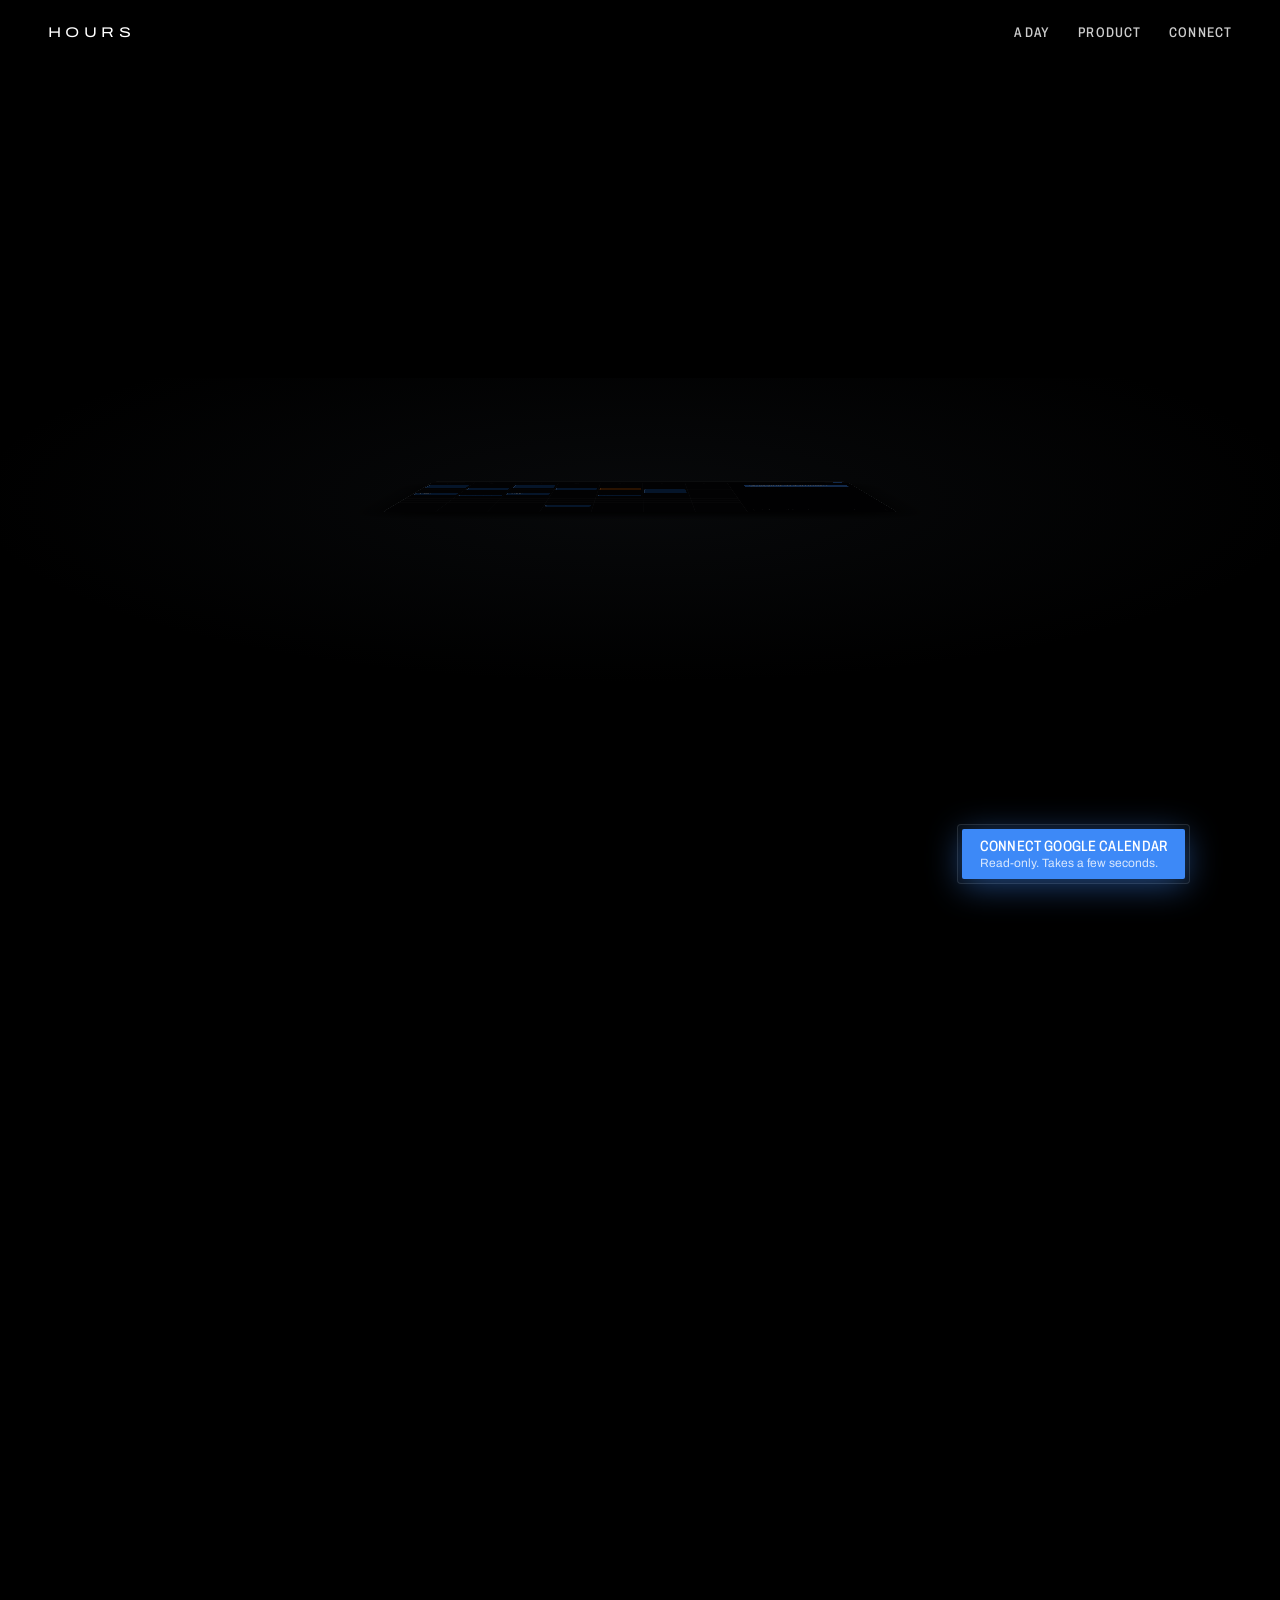
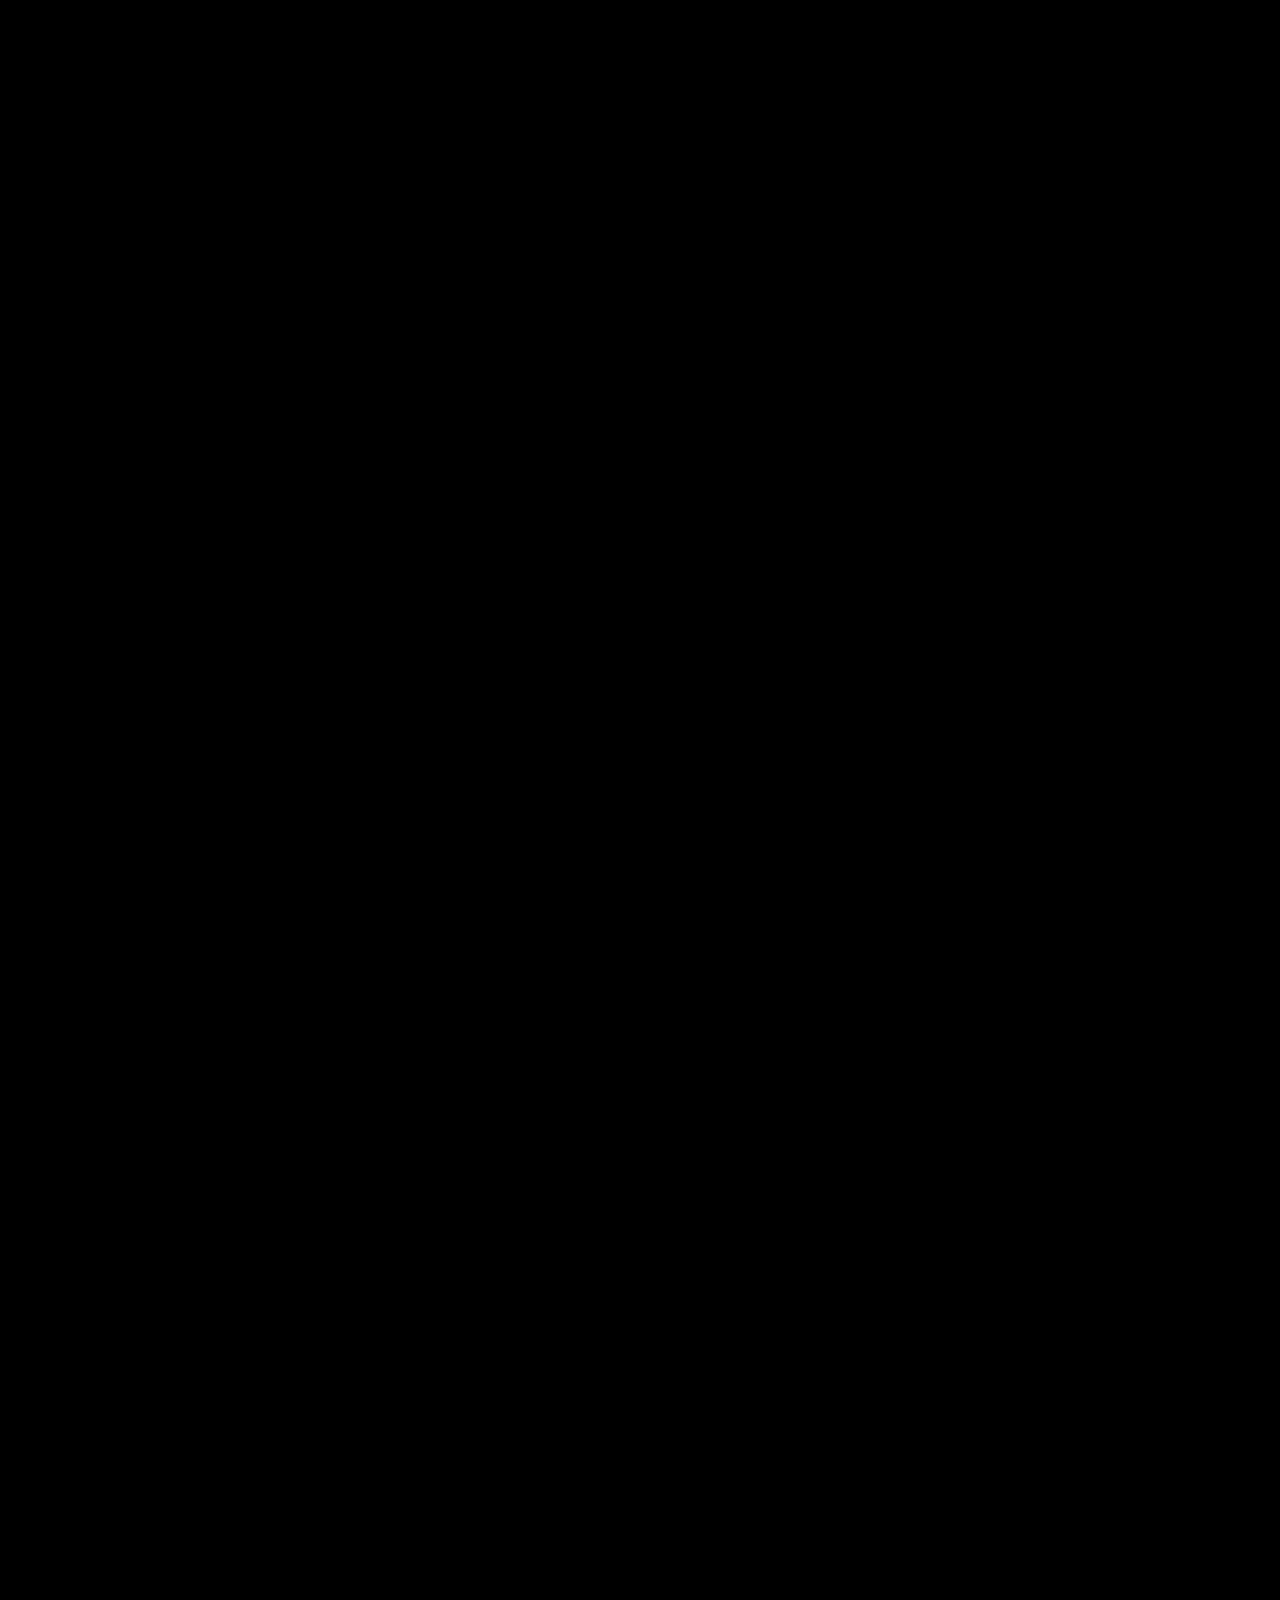
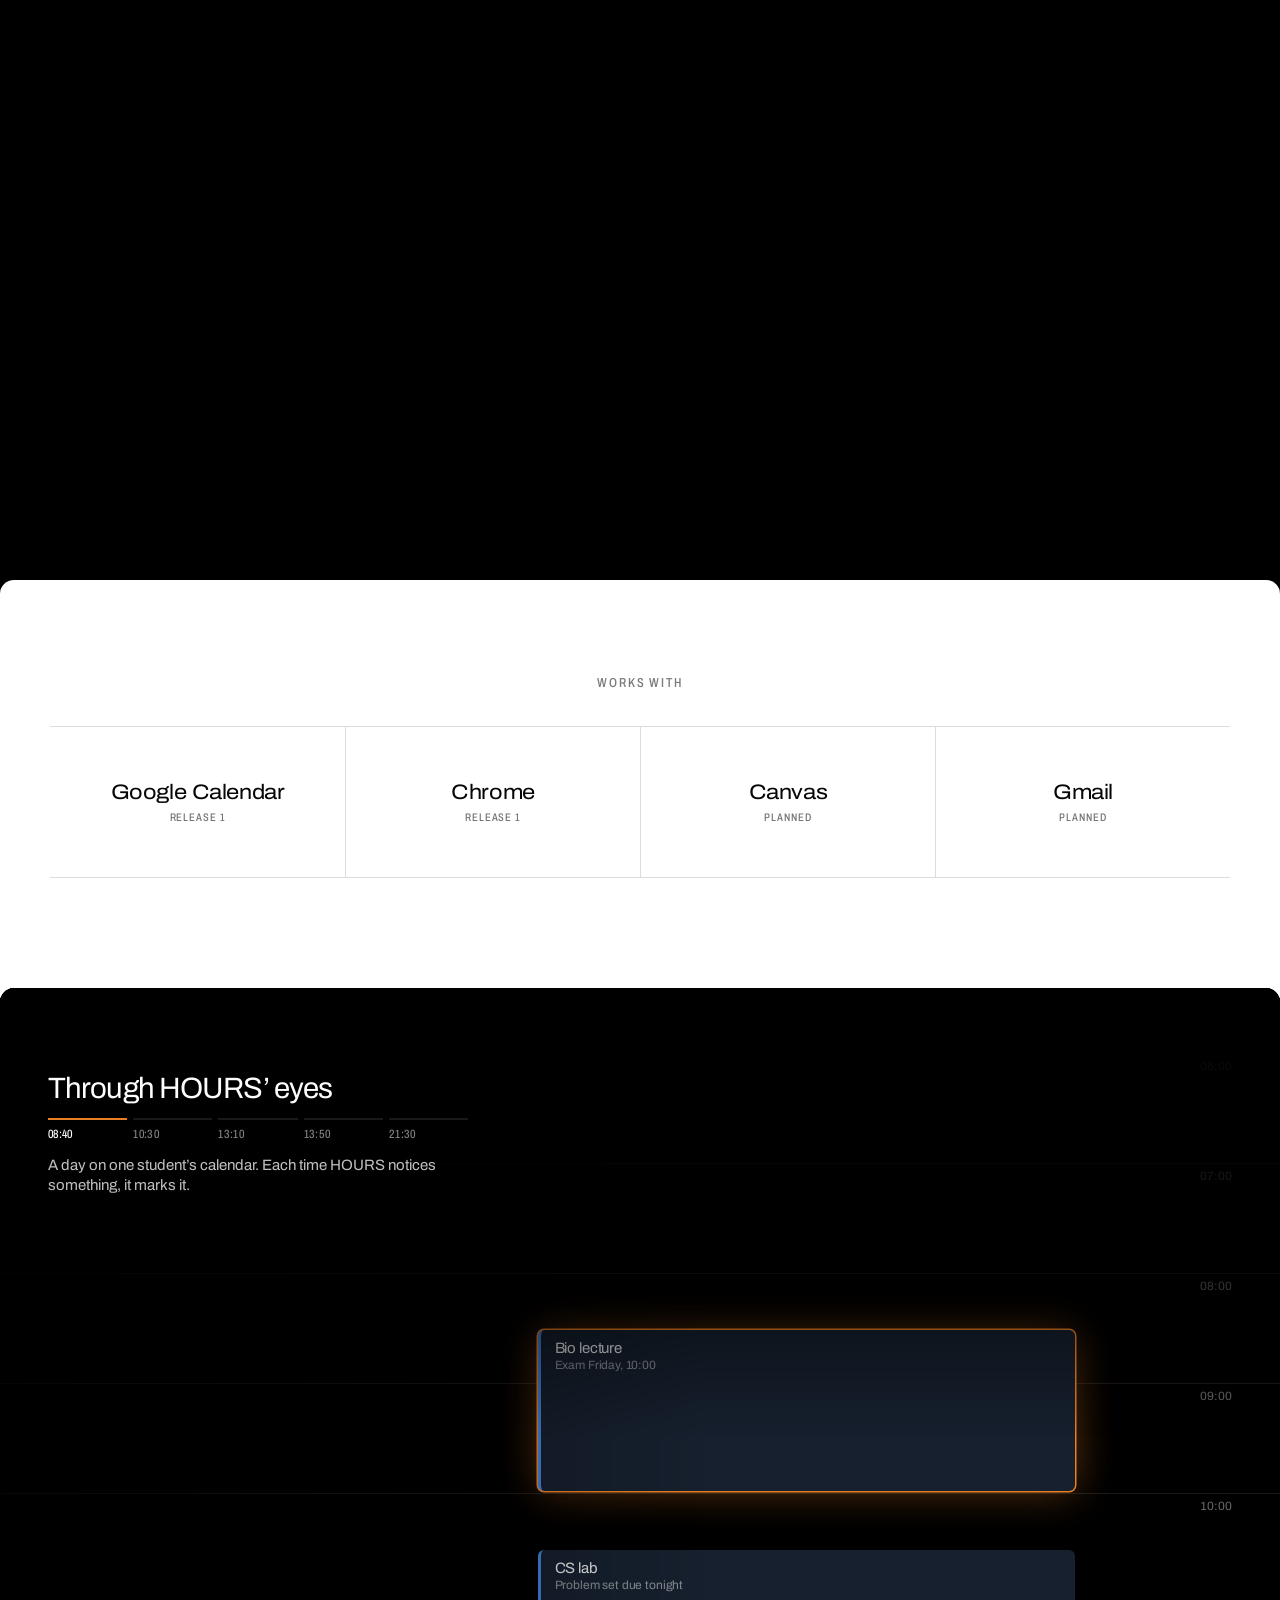
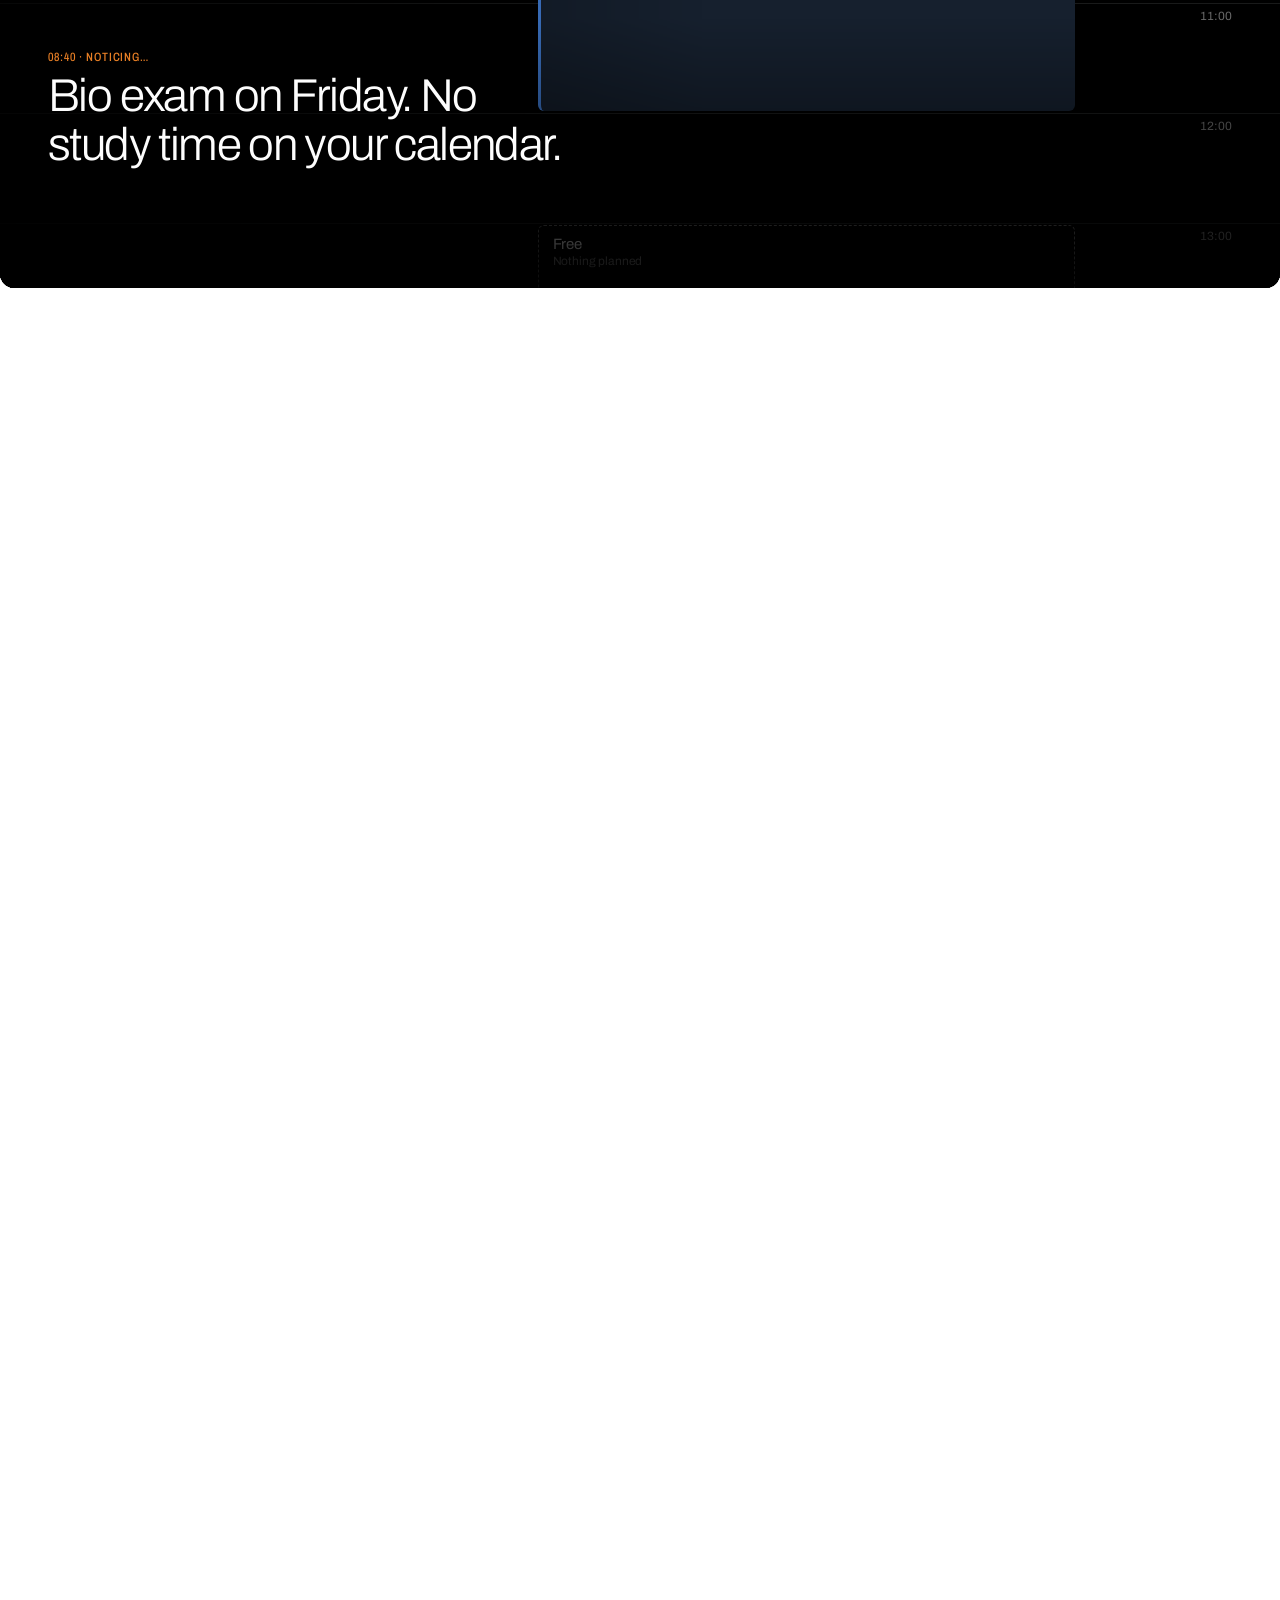
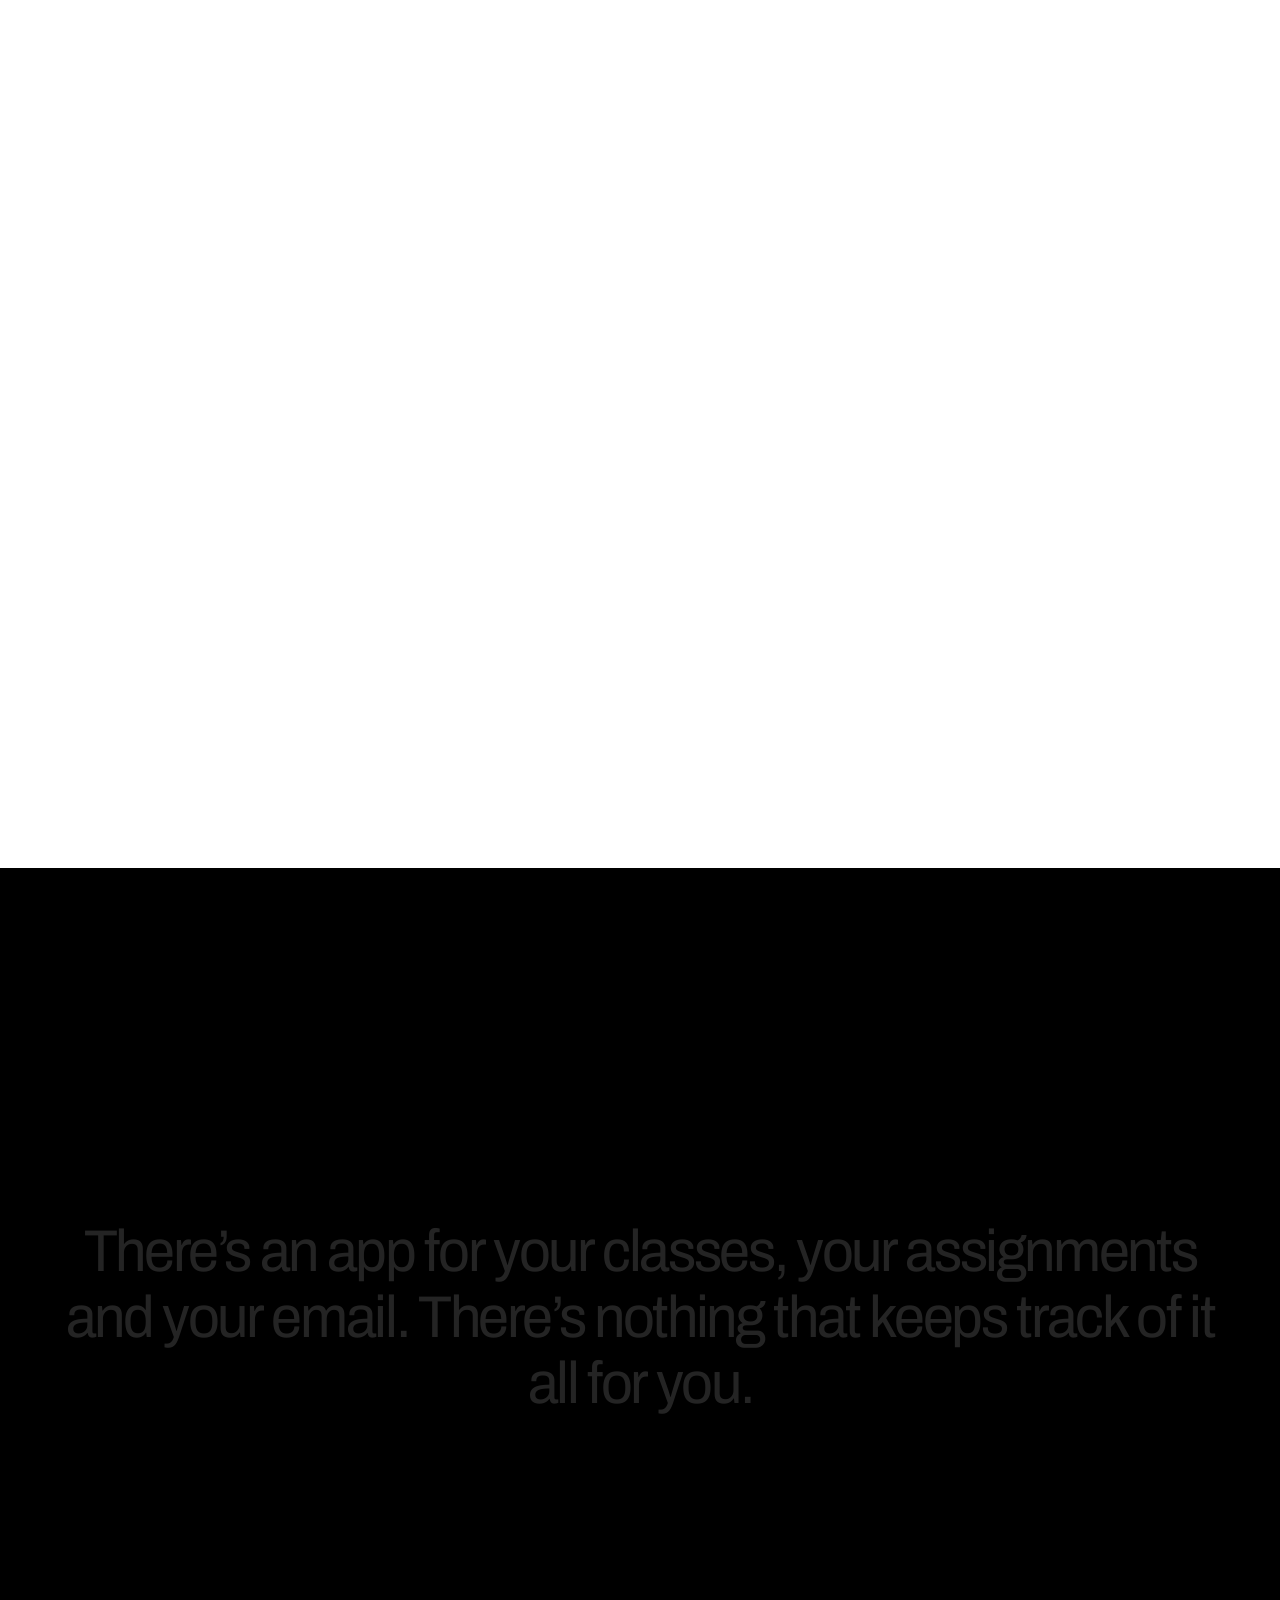
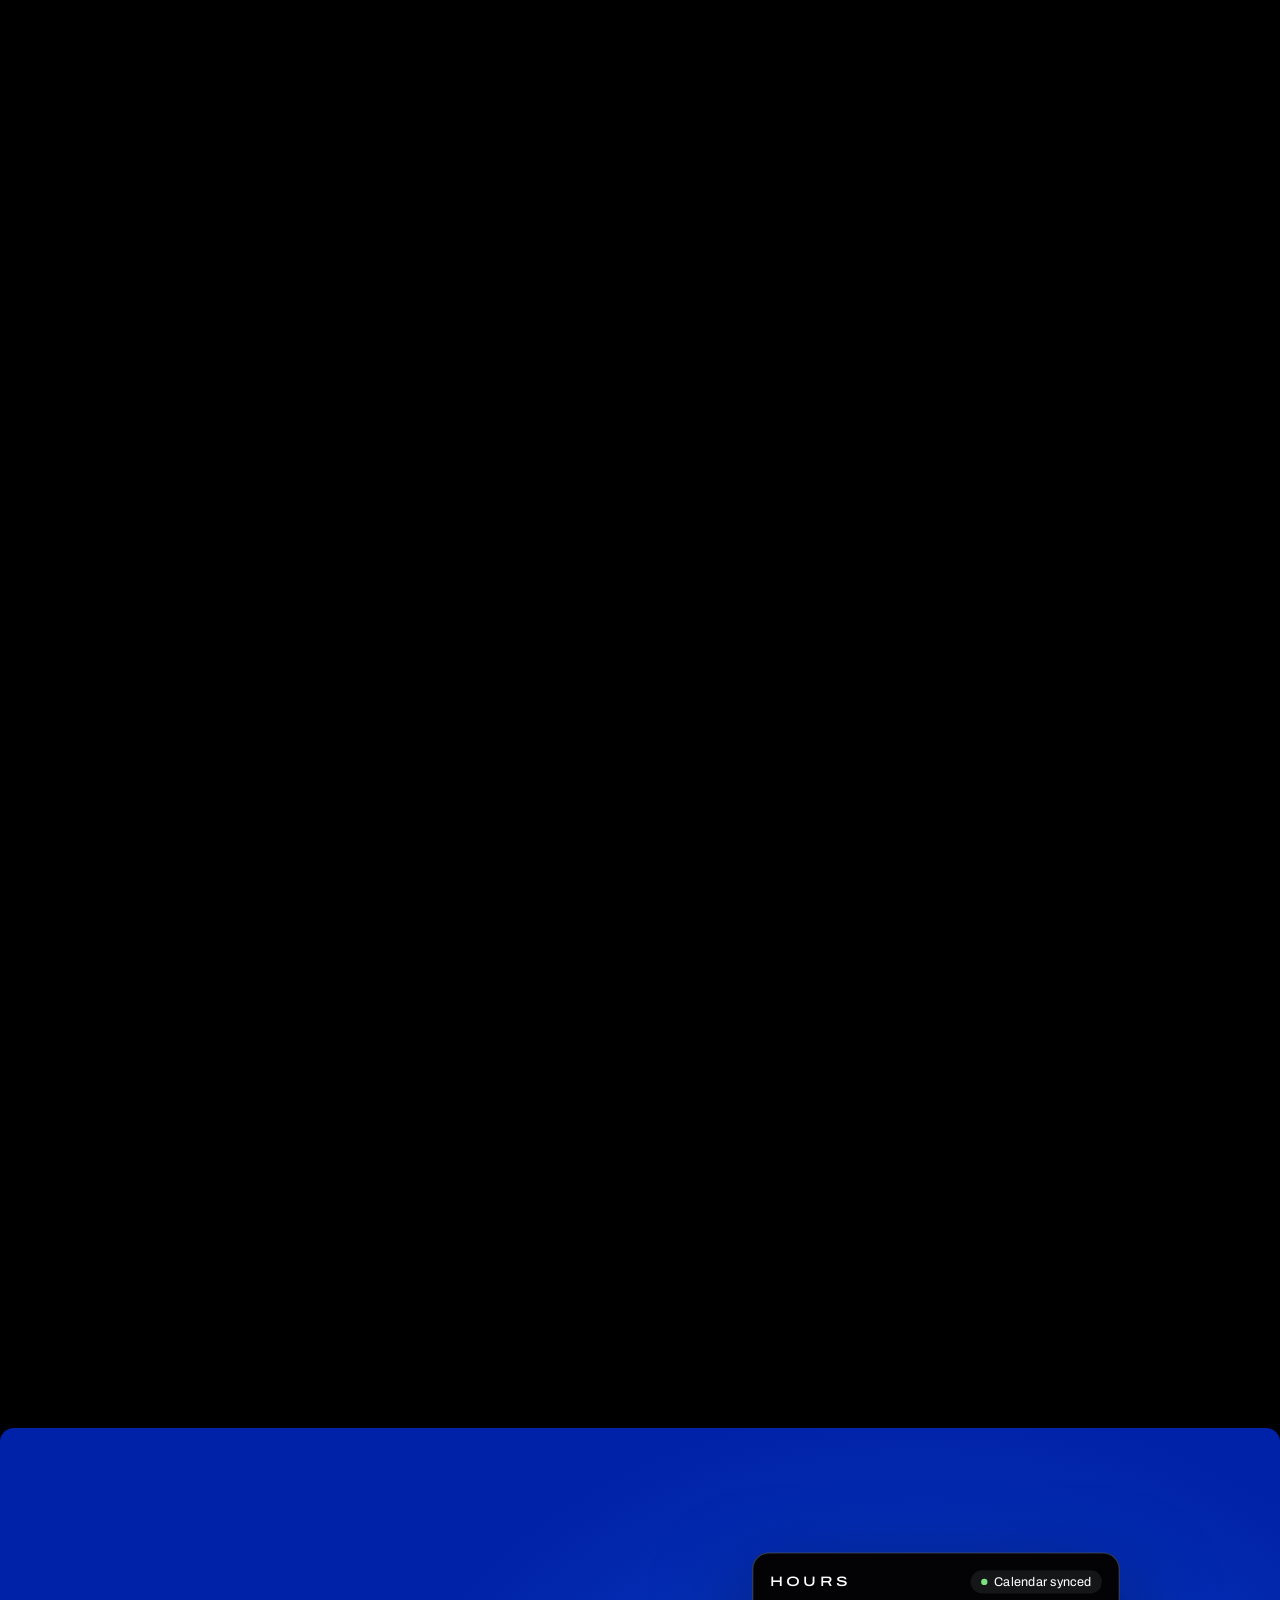
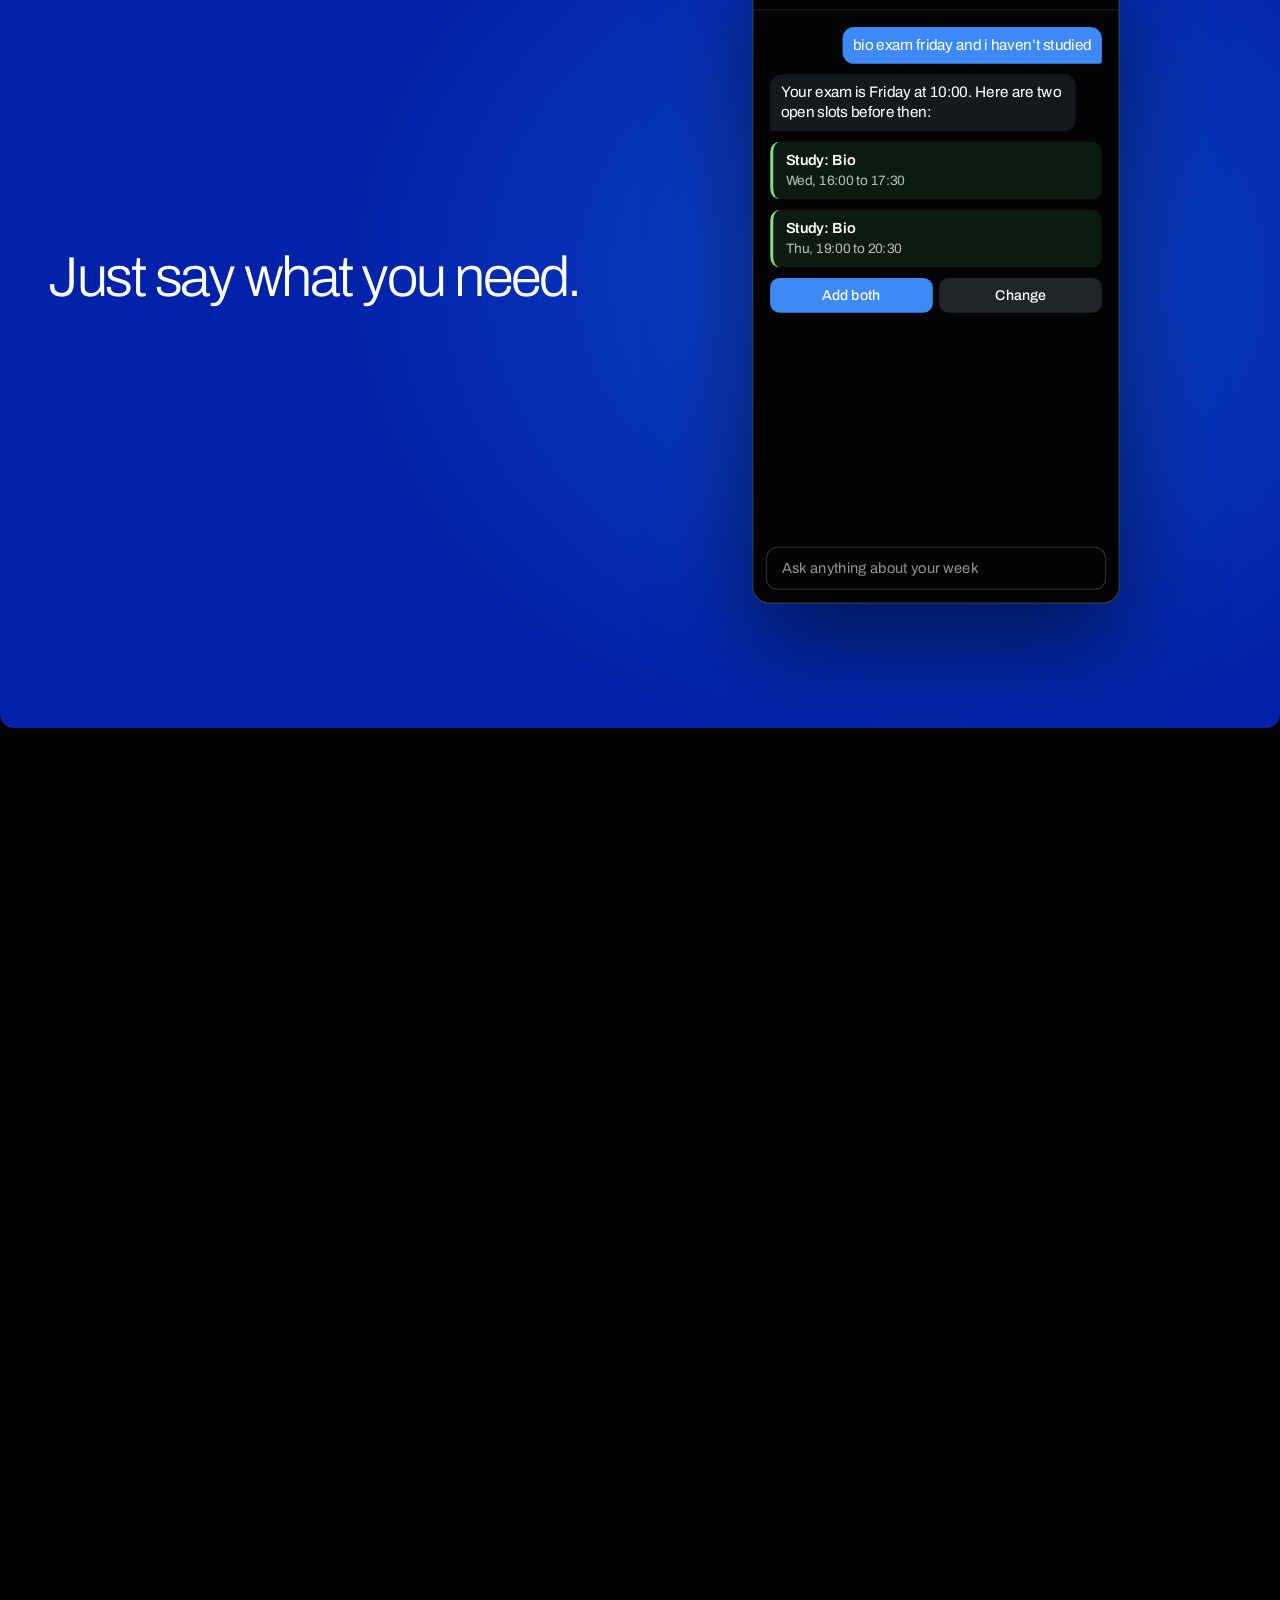
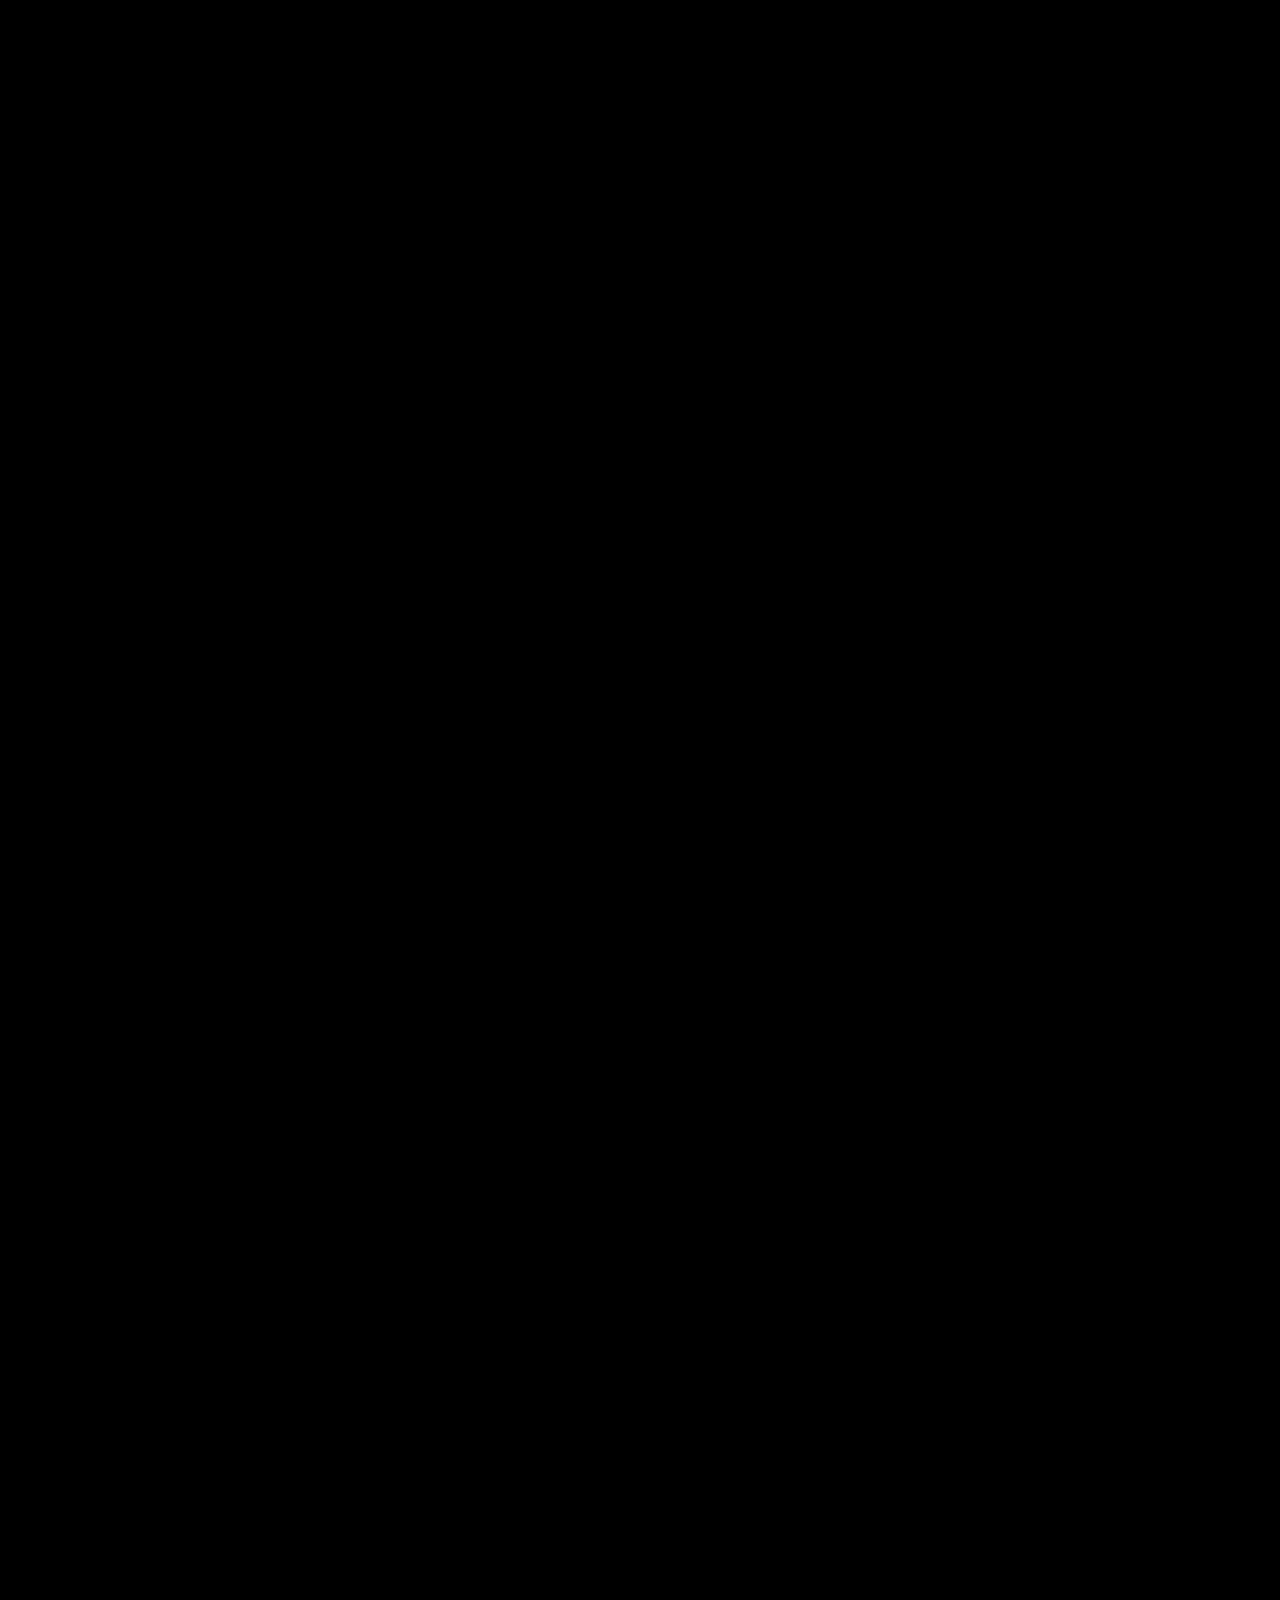
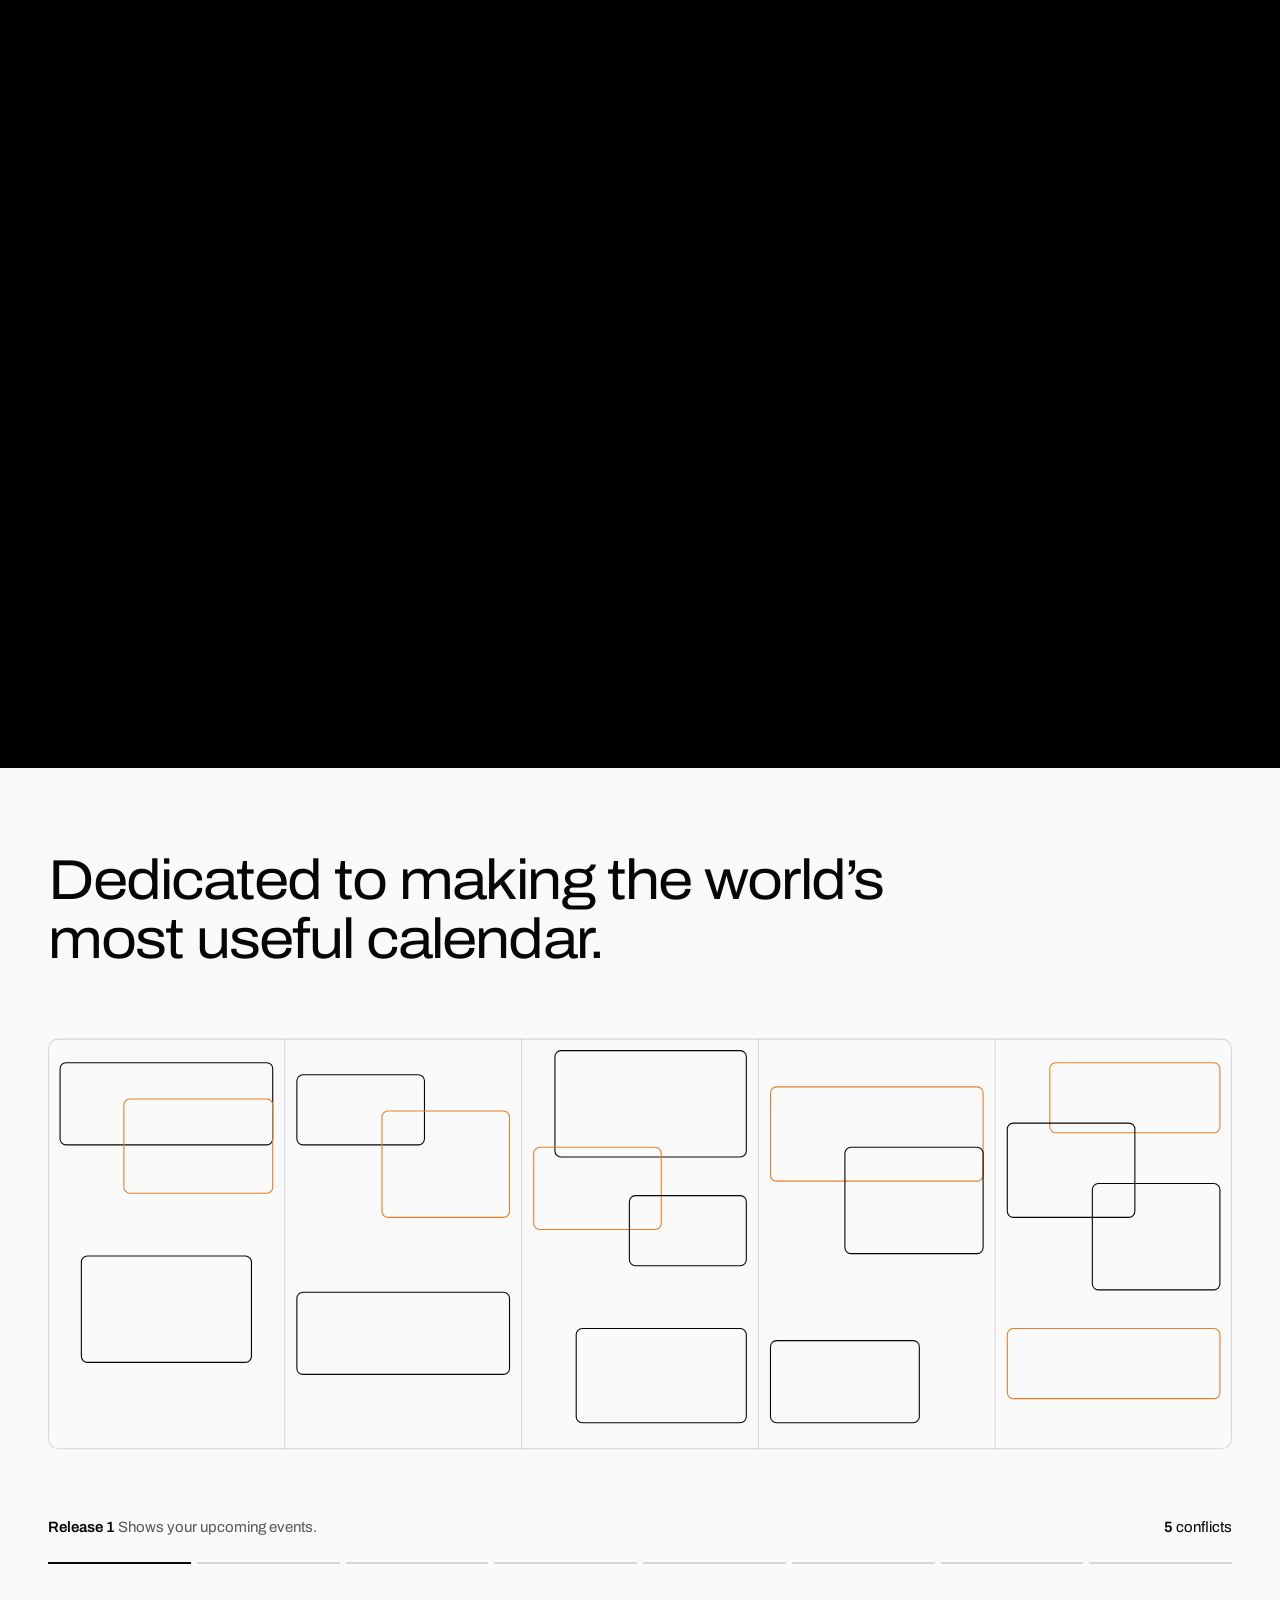
<file: index.html>
<!doctype html>
<html lang="en">
<head>
  <meta charset="utf-8">
  <meta name="viewport" content="width=device-width, initial-scale=1">
  <title>HOURS | Tell your calendar what you need</title>
  <meta name="description" content="HOURS is a Chrome extension that lets you run your Google Calendar by chatting with AI. A hypothetical startup, mocked up for ENTR 222.">
  <link rel="preconnect" href="https://fonts.googleapis.com">
  <link rel="preconnect" href="https://fonts.gstatic.com" crossorigin>
  <link href="https://fonts.googleapis.com/css2?family=Archivo:wdth,wght@62..125,100..900&display=swap" rel="stylesheet">
  <link rel="stylesheet" href="styles.css">
</head>
<body>
  <header class="nav">
    <a class="nav-mark" href="#top" aria-label="HOURS, back to top">HOURS</a>
    <nav>
      <a href="#day">A day</a>
      <a href="#app">Product</a>
      <a href="#connect">Connect</a>
    </nav>
  </header>

  <main id="top">
    <!-- Hero: the product rises out of the dark and turns to face you -->
    <section class="cine" id="cine">
      <div class="cine-stage">
        <div class="cine-floor"></div>
        <div class="cine-word" aria-hidden="true">HOURS</div>
        <div class="mock" id="mock" aria-hidden="true">
          <div class="mock-bar"><i></i><i></i><i></i><span>calendar</span><b>H</b></div>
          <div class="mock-body">
            <div class="mock-week" id="mockWeek"></div>
            <div class="mock-chat">
              <div class="mock-chat-head">HOURS</div>
              <p class="msg me">bio exam friday and i haven’t studied</p>
              <p class="msg ai step-a">Your exam is Friday at 10:00. You’re free Wednesday at 16:00 and Thursday at 19:00. Add study time?</p>
              <p class="msg me step-b">yes both</p>
              <p class="msg ai step-c">Done. Two study blocks added, with reminders.</p>
              <div class="mock-input">Ask anything about your week</div>
            </div>
          </div>
        </div>

        <div class="cine-copy cine-copy-a">
          <h1>Tell your calendar what you need.<br>It handles the rest.</h1>
          <dl class="stats">
            <div><dt>Chrome</dt><dd>Extension</dd></div>
            <div><dt>Google</dt><dd>Calendar</dd></div>
            <div><dt>Chat</dt><dd>Plain English</dd></div>
            <div><dt>0</dt><dd>Forms to fill in</dd></div>
          </dl>
        </div>
        <p class="cine-copy cine-copy-b">A chat panel in Chrome that reads, books and moves things on your Google Calendar.</p>
      </div>
    </section>

    <section class="works">
      <h2 class="eyebrow">Works with</h2>
      <ul>
        <li>Google Calendar<small>Release 1</small></li>
        <li>Chrome<small>Release 1</small></li>
        <li>Canvas<small>Planned</small></li>
        <li>Gmail<small>Planned</small></li>
      </ul>
    </section>

    <!-- A student's day seen through the product -->
    <section class="lens" id="day">
      <div class="lens-stage">
        <div class="lens-day" id="lensDay" aria-hidden="true"></div>
        <div class="lens-shade"></div>
        <div class="lens-head">
          <h2>Through HOURS’ eyes</h2>
          <div class="lens-tabs" id="lensTabs" aria-hidden="true"></div>
          <p>A day on one student’s calendar. Each time HOURS notices something, it marks it.</p>
        </div>
        <ol class="lens-notes" id="lensNotes"></ol>
        <p class="lens-end" id="lensEnd">Your calendar holds all of this. It just never says anything.</p>
      </div>
    </section>

    <section class="fill" id="thesis">
      <div class="fill-stage">
        <p id="fillText">There’s an app for your classes, your assignments and your email. There’s nothing that keeps track of it all for you.</p>
      </div>
    </section>

    <!-- The product: the chat panel -->
    <section class="app" id="app">
      <div class="app-stage">
        <div class="app-lines">
          <p class="app-line">Just say what you need.</p>
          <p class="app-line">It checks with you before it changes anything.</p>
          <p class="app-line">Then it keeps your whole week in one place.</p>
        </div>
        <div class="panel-slot" aria-hidden="true">
          <div class="panel" id="panel">
            <div class="panel-head"><b>HOURS</b><span class="pill"><i></i>Calendar synced</span></div>

            <div class="pane on">
              <p class="msg me">bio exam friday and i haven’t studied</p>
              <p class="msg ai">Your exam is Friday at 10:00. Here are two open slots before then:</p>
              <div class="slot"><b>Study: Bio</b><span>Wed, 16:00 to 17:30</span></div>
              <div class="slot"><b>Study: Bio</b><span>Thu, 19:00 to 20:30</span></div>
              <div class="choices"><span class="yes">Add both</span><span>Change</span></div>
            </div>

            <div class="pane">
              <p class="msg me">add both</p>
              <p class="msg ai">Thursday at 19:00 clashes with Robotics Club. Move your study block to 20:30?</p>
              <div class="slot clash"><b>Robotics Club</b><span>Thu, 19:00 to 20:00</span></div>
              <div class="choices"><span class="yes">Move to 20:30</span><span>Keep 19:00</span></div>
              <p class="msg ai">Wednesday’s block is added. Want a reminder 15 minutes before?</p>
              <div class="choices"><span class="yes">Remind me</span><span>No thanks</span></div>
            </div>

            <div class="pane">
              <h4>This week</h4>
              <ul class="agenda">
                <li><time>Mon</time><div><b>Bio lecture</b><span>08:30</span></div></li>
                <li><time>Tue</time><div><b>Office hours</b><span>14:00</span></div></li>
                <li class="new"><time>Wed</time><div><b>Study: Bio</b><span>16:00, reminder set</span></div></li>
                <li><time>Thu</time><div><b>Robotics Club</b><span>19:00</span></div></li>
                <li class="new"><time>Thu</time><div><b>Study: Bio</b><span>20:30, reminder set</span></div></li>
                <li class="due"><time>Fri</time><div><b>Bio exam</b><span>10:00</span></div></li>
              </ul>
            </div>

            <div class="panel-input">Ask anything about your week</div>
          </div>
        </div>
      </div>
    </section>

    <!-- Roadmap, from the user story map -->
    <section class="velocity" id="velocity">
      <div class="velocity-stage">
        <h2>Dedicated to making the world’s most useful calendar.</h2>
        <svg id="week" viewBox="0 0 980 340" role="img" aria-label="Line drawing of a school week. As the releases advance, its overlapping events resolve into an orderly schedule."></svg>
        <div class="velocity-read">
          <div><b id="vName"></b> <span id="vDesc"></span></div>
          <div class="v-hours"><b id="vCount"></b> conflicts</div>
        </div>
        <div class="ticks" id="ticks" aria-hidden="true"></div>
      </div>
    </section>

    <!-- The one working thing on the page -->
    <section class="wl" id="connect">
      <h2>See your week in HOURS.</h2>
      <p>Connect your Google Calendar. We’ll show what’s coming up and flag any clashes.</p>
      <button class="connect" type="button" data-connect>CONNECT GOOGLE CALENDAR <span aria-hidden="true">→</span></button>
      <small id="connectNote" role="status">Read-only. Your events stay in this tab and are never stored or sent to us.</small>
      <div class="result" id="result" hidden>
        <p class="result-sum" id="resultSum"></p>
        <div id="resultDays"></div>
        <button class="linkish" type="button" id="disconnect">Disconnect</button>
      </div>
    </section>
  </main>

  <footer class="footer">
    <div class="footer-word" aria-hidden="true">HOURS</div>
    <p>A hypothetical company, mocked up for ENTR 222. All example data is illustrative. Not affiliated with Google. <a href="privacy.html">Privacy policy</a></p>
  </footer>

  <div class="dock" id="dock">
    <button type="button" class="dock-main" data-connect><b>CONNECT GOOGLE CALENDAR</b><small>Read-only. Takes a few seconds.</small></button>
  </div>

  <script src="https://accounts.google.com/gsi/client" async></script>
  <script src="config.js"></script>
  <script src="script.js"></script>
</body>
</html>
</file>
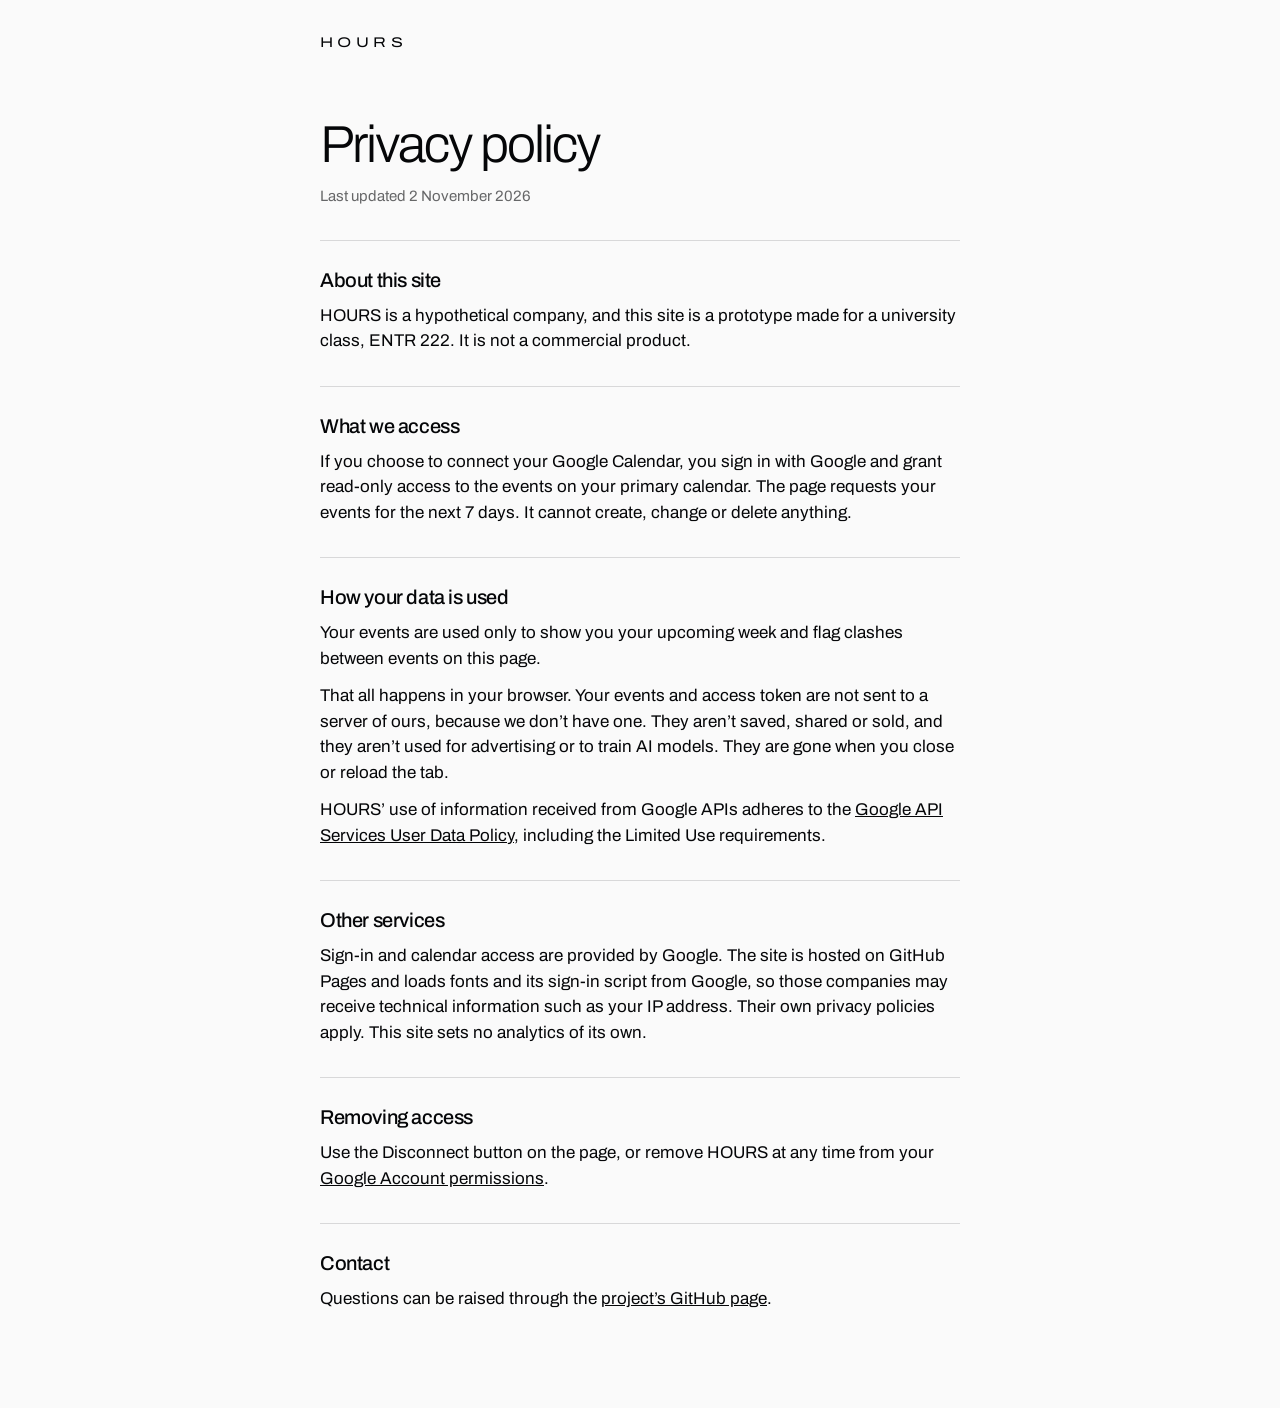
<file: privacy.html>
<!doctype html>
<html lang="en">
<head>
  <meta charset="utf-8">
  <meta name="viewport" content="width=device-width, initial-scale=1">
  <title>HOURS | Privacy policy</title>
  <link rel="preconnect" href="https://fonts.googleapis.com">
  <link rel="preconnect" href="https://fonts.gstatic.com" crossorigin>
  <link href="https://fonts.googleapis.com/css2?family=Archivo:wdth,wght@62..125,100..900&display=swap" rel="stylesheet">
  <style>
    :root { --ink: oklch(0.12 0.006 255); --paper: oklch(0.985 0 0); --line: oklch(0.16 0.01 260 / 0.14); }
    * { box-sizing: border-box; margin: 0; }
    body { padding: 32px 16px 96px; font-family: Archivo, "Helvetica Neue", Arial, sans-serif; font-size: 17px; line-height: 1.5; color: var(--ink); background: var(--paper); -webkit-font-smoothing: antialiased; }
    main { max-width: 640px; margin: 0 auto; }
    a { color: inherit; }
    .mark { display: block; margin-bottom: 64px; font-stretch: 125%; font-size: 14px; letter-spacing: 0.32em; text-decoration: none; }
    h1 { font-size: clamp(34px, 6vw, 52px); font-weight: 300; letter-spacing: -0.04em; line-height: 1.08; margin-bottom: 12px; }
    h2 { margin: 32px 0 8px; padding-top: 24px; border-top: 1px solid var(--line); font-size: 20px; font-weight: 500; letter-spacing: -0.02em; }
    p + p { margin-top: 12px; }
    .date { opacity: 0.6; font-size: 15px; }
  </style>
</head>
<body>
  <main>
    <a class="mark" href="./">HOURS</a>
    <h1>Privacy policy</h1>
    <p class="date">Last updated 2 November 2026</p>

    <h2>About this site</h2>
    <p>HOURS is a hypothetical company, and this site is a prototype made for a university class, ENTR 222. It is not a commercial product.</p>

    <h2>What we access</h2>
    <p>If you choose to connect your Google Calendar, you sign in with Google and grant read-only access to the events on your primary calendar. The page requests your events for the next 7 days. It cannot create, change or delete anything.</p>

    <h2>How your data is used</h2>
    <p>Your events are used only to show you your upcoming week and flag clashes between events on this page.</p>
    <p>That all happens in your browser. Your events and access token are not sent to a server of ours, because we don’t have one. They aren’t saved, shared or sold, and they aren’t used for advertising or to train AI models. They are gone when you close or reload the tab.</p>
    <p>HOURS’ use of information received from Google APIs adheres to the <a href="https://developers.google.com/terms/api-services-user-data-policy">Google API Services User Data Policy</a>, including the Limited Use requirements.</p>

    <h2>Other services</h2>
    <p>Sign-in and calendar access are provided by Google. The site is hosted on GitHub Pages and loads fonts and its sign-in script from Google, so those companies may receive technical information such as your IP address. Their own privacy policies apply. This site sets no analytics of its own.</p>

    <h2>Removing access</h2>
    <p>Use the Disconnect button on the page, or remove HOURS at any time from your <a href="https://myaccount.google.com/permissions">Google Account permissions</a>.</p>

    <h2>Contact</h2>
    <p>Questions can be raised through the <a href="https://github.com/rishianarkat/entr222-mini-prototype/issues">project’s GitHub page</a>.</p>
  </main>
</body>
</html>
</file>
<file: styles.css>
:root {
  --ink: oklch(0.12 0.006 255);
  --paper: oklch(0.985 0 0);
  --white: oklch(0.995 0 0);
  --black: #000;
  --dark: oklch(0.07 0.008 255);
  --cobalt: oklch(0.36 0.21 264);
  --blue: oklch(0.64 0.18 258);
  --green: oklch(0.82 0.16 145);
  --orange: oklch(0.7 0.16 55);
  --line: oklch(0.16 0.01 260 / 0.14);
  --gutter: clamp(16px, 4vw, 48px);
}

* { box-sizing: border-box; margin: 0; }
html { scroll-behavior: smooth; background: var(--black); }
body {
  font-family: Archivo, "Helvetica Neue", Arial, sans-serif;
  font-size: 18px;
  font-weight: 420;
  color: var(--white);
  background: var(--black);
  overflow-x: clip;
  -webkit-font-smoothing: antialiased;
}
a { color: inherit; text-decoration: none; }
ul, ol { list-style: none; padding: 0; }
button { font-family: inherit; cursor: pointer; }

/* Narrow caps: the labelling voice used everywhere */
.nav nav a, .eyebrow, .stats dd, .lens-tabs span, .note-tag, .works small,
.dock b, button.connect {
  font-stretch: 75%;
  font-weight: 500;
  text-transform: uppercase;
  letter-spacing: 0.08em;
}

.nav {
  position: fixed; inset: 0 0 auto; z-index: 20; height: 64px;
  display: flex; align-items: center; justify-content: space-between;
  padding: 0 var(--gutter);
  color: #fff; mix-blend-mode: difference;
}
.nav-mark { font-stretch: 125%; font-weight: 400; letter-spacing: 0.32em; font-size: 14px; }
.nav nav { display: flex; gap: clamp(14px, 2.4vw, 28px); }
.nav nav a { font-size: 14px; opacity: 0.8; }
.nav nav a:hover { opacity: 1; }

/* ---------- Hero ---------- */
.cine { height: 420vh; background: var(--black); }
.cine-stage { position: sticky; top: 0; height: 100vh; overflow: hidden; }
.cine-floor {
  position: absolute; inset: 42% -20% -10%;
  background: radial-gradient(50% 40% at 50% 20%, oklch(0.42 0.03 255 / 0.75), transparent 75%);
  opacity: var(--floor, 0.2);
}
.cine-word {
  position: absolute; top: 13vh; left: 0; right: 0; text-align: center;
  font-stretch: 125%; font-weight: 300;
  font-size: clamp(52px, 13.5vw, 210px); letter-spacing: 0.16em; text-indent: 0.16em; line-height: 1;
  color: #fff;
  text-shadow: 0 0 40px oklch(0.75 0.12 255 / 0.8), 0 0 120px oklch(0.6 0.18 258 / 0.55);
  opacity: var(--word, 0);
  transform: translateY(var(--word-y, 0));
}

/* Browser window: fixed size, scaled to fit by script.js */
.mock {
  position: absolute; left: 50%; top: 50%;
  width: 860px; height: 540px; margin: -270px 0 0 -430px;
  display: flex; flex-direction: column; overflow: hidden;
  background: oklch(0.13 0.008 255); color: #fff; border-radius: 12px;
  border: 1px solid oklch(0.55 0.02 255 / 0.7);
  box-shadow: 0 50px 90px #000, inset 0 1px 0 oklch(0.95 0 0 / 0.5);
  font-size: 12px;
}
.mock-bar {
  flex: none; height: 34px; padding: 0 12px; display: flex; align-items: center; gap: 6px;
  background: oklch(0.18 0.008 255); border-bottom: 1px solid oklch(1 0 0 / 0.1);
}
.mock-bar i { width: 9px; height: 9px; border-radius: 50%; background: oklch(0.38 0.005 255); }
.mock-bar span { flex: 1; margin: 0 10px; padding: 4px 12px; border-radius: 12px; background: oklch(0.11 0.005 255); opacity: 0.75; }
.mock-bar b { width: 18px; height: 18px; line-height: 18px; text-align: center; border-radius: 4px; background: var(--blue); font-size: 11px; }
.mock-body { flex: 1; min-height: 0; display: flex; }
.mock-week { flex: 1; position: relative; }
.mock-week .day { position: absolute; top: 0; bottom: 0; border-left: 1px solid oklch(1 0 0 / 0.09); }
.mock-week .day span { display: block; padding: 8px 0; text-align: center; opacity: 0.6; font-size: 11px; }
.mock-week .row { position: absolute; left: 0; right: 0; height: 1px; background: oklch(1 0 0 / 0.07); }
.mock-week .ev {
  position: absolute; padding: 4px 6px; border-radius: 4px; overflow: hidden; line-height: 1.15; font-size: 10.5px;
  background: oklch(0.4 0.13 258); border-left: 2px solid oklch(0.72 0.15 258);
}
.mock-week .ev.due { background: oklch(0.45 0.12 50); border-left-color: var(--orange); }
.mock-week .ev.study {
  background: oklch(0.45 0.12 150); border-left-color: var(--green);
  opacity: var(--step-c, 0); box-shadow: 0 0 22px oklch(0.8 0.15 145 / 0.5);
}
.mock-chat {
  flex: none; width: 250px; padding: 12px; display: flex; flex-direction: column; gap: 8px;
  background: oklch(0.1 0.006 255); border-left: 1px solid oklch(1 0 0 / 0.12);
}
.mock-chat-head { font-stretch: 125%; letter-spacing: 0.26em; font-size: 11px; padding-bottom: 4px; }
.mock-input { margin-top: auto; padding: 9px 11px; border-radius: 9px; border: 1px solid oklch(1 0 0 / 0.16); opacity: 0.6; }
.msg { padding: 8px 10px; border-radius: 11px; font-size: 12.5px; line-height: 1.3; max-width: 92%; }
.msg.me { align-self: flex-end; background: var(--blue); border-bottom-right-radius: 3px; }
.msg.ai { align-self: flex-start; background: oklch(0.21 0.008 255); border-bottom-left-radius: 3px; }
.step-a { opacity: var(--step-a, 0); }
.step-b { opacity: var(--step-b, 0); }
.step-c { opacity: var(--step-c, 0); }

.cine-copy { position: absolute; left: var(--gutter); }
.cine-copy-a { bottom: clamp(100px, 13vh, 120px); opacity: var(--copy-a, 0); }
.cine-copy-a h1 {
  font-size: clamp(22px, 3vw, 38px); font-weight: 300; letter-spacing: -0.04em; line-height: 1.12;
  margin-bottom: 20px;
}
.stats { display: flex; }
.stats > div { padding: 2px clamp(10px, 2vw, 24px); border-left: 1px solid oklch(1 0 0 / 0.22); }
.stats > div:first-child { padding-left: 0; border-left: 0; }
.stats dt { font-size: clamp(15px, 1.6vw, 20px); font-stretch: 112%; font-weight: 300; }
.stats dd { margin: 5px 0 0; font-size: 11px; opacity: 0.65; }
.cine-copy-b {
  bottom: 96px; max-width: 24em;
  font-size: clamp(16px, 1.5vw, 20px); letter-spacing: -0.015em; line-height: 1.3;
  opacity: var(--copy-b, 0);
}

/* ---------- Works with ---------- */
.works {
  position: relative; z-index: 1;
  background: #fff; color: var(--ink);
  border-radius: 14px 14px 0 0;
  padding: clamp(56px, 8vw, 96px) var(--gutter) clamp(64px, 9vw, 110px);
}
.eyebrow { font-size: 13px; letter-spacing: 0.14em; text-align: center; color: oklch(0.16 0.01 260 / 0.55); margin-bottom: 36px; }
.works ul {
  display: grid; grid-template-columns: repeat(4, 1fr);
  border-block: 1px solid var(--line); max-width: 1180px; margin: 0 auto;
}
.works li {
  padding: clamp(28px, 4.5vw, 54px) 12px; text-align: center;
  font-stretch: 112%; font-weight: 420; font-size: clamp(15px, 1.7vw, 21px); letter-spacing: -0.02em;
  border-left: 1px solid var(--line);
}
.works li:first-child { border-left: 0; }
.works small { display: block; margin-top: 8px; font-size: 11px; opacity: 0.55; }

/* ---------- Lens ---------- */
.lens { height: 520vh; background: #fff; }
.lens-stage {
  position: sticky; top: 0; height: 100vh; overflow: hidden;
  background: var(--black); border-radius: 14px;
}
.lens-day {
  position: absolute; left: 0; right: 0; top: 0; height: calc(18 * var(--hour));
  --hour: 110px;
  transform: translateY(var(--pan, 0));
  will-change: transform;
}
.hour-row {
  position: absolute; left: 0; right: 0; height: 1px; background: oklch(1 0 0 / 0.1);
  font-size: 12px; color: oklch(1 0 0 / 0.4);
}
.hour-row span { position: absolute; right: var(--gutter); top: 6px; font-variant-numeric: tabular-nums; }
.day-event {
  position: absolute; padding: 10px 14px; border-radius: 6px; overflow: hidden;
  font-size: 15px; letter-spacing: -0.01em;
  background: oklch(0.24 0.03 258); border-left: 3px solid oklch(0.6 0.15 258);
  color: oklch(1 0 0 / 0.86);
  transition: background 0.35s, box-shadow 0.35s;
}
.day-event small { display: block; font-size: 12px; opacity: 0.55; margin-top: 2px; }
.day-event.ghost { background: transparent; border: 1px dashed oklch(1 0 0 / 0.35); }
.day-event.dim { background: oklch(0.17 0.01 258); border-left-color: oklch(0.4 0.03 258); color: oklch(1 0 0 / 0.5); }
.day-event.marked { box-shadow: 0 0 0 1.5px var(--orange), 0 0 40px oklch(0.7 0.16 55 / 0.4); }
.lens-shade {
  position: absolute; inset: 0; pointer-events: none;
  background:
    linear-gradient(180deg, #000 0%, oklch(0 0 0 / 0.72) 26%, transparent 50%, transparent 70%, oklch(0 0 0 / 0.85) 100%),
    linear-gradient(90deg, oklch(0 0 0 / 0.7), transparent 55%);
}
.lens-head { position: absolute; left: var(--gutter); top: 84px; width: min(420px, calc(100% - 2 * var(--gutter))); }
.lens-head h2 { font-size: clamp(22px, 2.3vw, 30px); font-weight: 400; letter-spacing: -0.03em; margin-bottom: 14px; }
.lens-head p { font-size: 15px; line-height: 1.35; opacity: 0.75; margin-top: 14px; }
.lens-tabs { display: flex; gap: 6px; }
.lens-tabs span {
  flex: 1; padding-top: 7px; font-size: 12px; letter-spacing: 0.03em;
  border-top: 2px solid oklch(1 0 0 / 0.2); opacity: 0.5; transition: opacity 0.3s, border-color 0.3s;
}
.lens-tabs span.on { opacity: 1; border-color: var(--orange); }
.lens-notes li {
  position: absolute; left: var(--gutter); bottom: clamp(100px, 13vh, 120px);
  width: min(520px, calc(100% - 2 * var(--gutter)));
  opacity: 0; transform: translateY(14px); transition: opacity 0.3s, transform 0.3s;
}
.lens-notes li.on { opacity: 1; transform: none; }
.note-tag { display: block; font-size: 12px; color: var(--orange); margin-bottom: 8px; }
.lens-notes p { font-size: clamp(26px, 3.6vw, 46px); font-weight: 300; letter-spacing: -0.035em; line-height: 1.08; }
.lens-end {
  position: absolute; inset: 0; display: grid; place-items: center; text-align: center;
  padding: 0 var(--gutter); background: var(--black);
  font-size: clamp(30px, 5vw, 68px); font-weight: 300; letter-spacing: -0.04em; line-height: 1.08;
  opacity: 0; pointer-events: none; transition: opacity 0.4s;
}
.lens-end.on { opacity: 1; }

/* ---------- Thesis fill ---------- */
.fill { height: 240vh; background: var(--black); }
.fill-stage { position: sticky; top: 0; height: 100vh; display: grid; place-items: center; padding: 0 var(--gutter); }
.fill p {
  max-width: 22em; text-align: center;
  font-size: clamp(30px, 4.6vw, 62px); font-weight: 400; font-stretch: 94%;
  letter-spacing: -0.04em; line-height: 1.12;
}
.fill p span { opacity: 0.14; transition: opacity 0.2s; }
.fill p span.on { opacity: 1; }

/* ---------- App ---------- */
.app { height: 460vh; background: var(--black); }
.app-stage {
  position: sticky; top: 0; height: 100vh; overflow: hidden;
  background:
    radial-gradient(60% 70% at 72% 50%, oklch(0.5 0.21 262 / 0.7), transparent 75%),
    var(--cobalt);
  border-radius: 14px;
  display: grid; grid-template-columns: 1fr 1fr; align-items: center;
  padding: 64px var(--gutter);
}
.app-lines { position: relative; height: 12em; font-size: clamp(30px, 4.4vw, 62px); }
.app-line {
  position: absolute; left: 0; right: 0; top: 50%;
  font-weight: 300; letter-spacing: -0.04em; line-height: 1.08;
  max-width: 11em;
  opacity: 0; transform: translateY(calc(-50% + 18px));
  transition: opacity 0.4s, transform 0.4s;
}
.app-line.on { opacity: 1; transform: translateY(-50%); }
.panel-slot { display: grid; place-items: center; height: 100%; }
.panel {
  --s: 1;
  position: relative; width: 350px; height: 620px; flex: none; overflow: hidden;
  transform: scale(var(--s)); transform-origin: center;
  background: oklch(0.1 0.006 255); color: #fff; border-radius: 16px;
  border: 1px solid oklch(1 0 0 / 0.22);
  box-shadow: 0 40px 90px oklch(0 0 0 / 0.5);
}
.panel-head {
  height: 54px; padding: 0 16px; display: flex; align-items: center; justify-content: space-between;
  border-bottom: 1px solid oklch(1 0 0 / 0.1);
}
.panel-head b { font-stretch: 125%; font-weight: 500; letter-spacing: 0.26em; font-size: 13px; }
.pill { display: flex; align-items: center; gap: 6px; font-size: 12px; padding: 4px 10px; border-radius: 12px; background: oklch(0.2 0.005 255); }
.pill i { width: 6px; height: 6px; border-radius: 50%; background: var(--green); }
.pane {
  position: absolute; inset: 54px 0 66px; padding: 16px; overflow: hidden;
  display: flex; flex-direction: column; gap: 10px;
  opacity: 0; transition: opacity 0.35s;
}
.pane.on { opacity: 1; }
.pane .msg { font-size: 14.5px; }
.slot { padding: 10px 12px; border-radius: 10px; background: oklch(0.2 0.03 150); border-left: 3px solid var(--green); }
.slot.clash { background: oklch(0.24 0.05 55); border-left-color: var(--orange); }
.slot b { display: block; font-size: 14px; font-weight: 600; }
.slot span { font-size: 13px; opacity: 0.7; }
.choices { display: grid; grid-template-columns: 1fr 1fr; gap: 6px; text-align: center; font-size: 13.5px; font-weight: 500; }
.choices span { padding: 9px 4px; border-radius: 9px; background: oklch(0.26 0.008 255); }
.choices .yes { background: var(--blue); }
.pane h4 { font-size: 24px; font-weight: 600; letter-spacing: -0.02em; }
.agenda li { display: grid; grid-template-columns: 42px 1fr; padding: 11px 0; border-bottom: 1px solid oklch(1 0 0 / 0.1); }
.agenda time { font-size: 13px; opacity: 0.55; padding-top: 2px; }
.agenda b { display: block; font-size: 15px; font-weight: 600; }
.agenda span { font-size: 13px; opacity: 0.62; }
.agenda .new b { color: var(--green); }
.agenda .due b { color: var(--orange); }
.panel-input {
  position: absolute; left: 12px; right: 12px; bottom: 12px; padding: 12px 14px; font-size: 14px;
  border-radius: 11px; border: 1px solid oklch(1 0 0 / 0.18); color: oklch(1 0 0 / 0.55);
}

/* ---------- Velocity ---------- */
.velocity { height: 360vh; background: var(--paper); color: var(--ink); }
.velocity-stage {
  position: sticky; top: 0; height: 100vh; padding: 84px var(--gutter) 104px;
  display: flex; flex-direction: column; gap: clamp(14px, 3vh, 34px);
}
.velocity h2 {
  font-size: clamp(28px, 4.4vw, 60px); font-stretch: 112%; font-weight: 400;
  letter-spacing: -0.035em; line-height: 1.04; max-width: 17em;
}
#week { flex: 1; min-height: 0; width: 100%; }
#week rect { fill: none; stroke: var(--ink); stroke-width: 1.1; vector-effect: non-scaling-stroke; }
#week .frame { stroke: var(--line); }
#week line { stroke: var(--line); vector-effect: non-scaling-stroke; }
#week rect.clash { stroke: var(--orange); }
#week text { font-size: 13px; fill: var(--ink); }
.velocity-read { display: flex; justify-content: space-between; gap: 16px; font-size: 15px; }
.velocity-read b { font-weight: 600; font-variant-numeric: tabular-nums; }
.velocity-read span { opacity: 0.65; }
.v-hours { white-space: nowrap; }
.ticks { display: grid; grid-template-columns: repeat(8, 1fr); gap: 6px; }
.ticks span { height: 2px; background: var(--line); transition: background 0.25s; }
.ticks span.on { background: var(--ink); }

/* ---------- Connect + footer ---------- */
.wl {
  background: radial-gradient(90% 60% at 50% 0, oklch(0.2 0.02 255 / 0.7), transparent), var(--dark);
  padding: clamp(100px, 18vh, 170px) var(--gutter); text-align: center;
}
.wl h2 { font-size: clamp(34px, 5.4vw, 74px); font-weight: 300; letter-spacing: -0.045em; }
.wl > p { max-width: 32em; margin: 16px auto 34px; opacity: 0.72; line-height: 1.35; }
button.connect {
  display: block; margin: 0 auto 16px; min-height: 54px; padding: 0 26px; border: 0; border-radius: 3px;
  background: var(--blue); color: #fff; font-size: 16px;
  box-shadow: 0 6px 34px oklch(0.64 0.18 258 / 0.5);
}
button.connect:hover { background: oklch(0.7 0.16 258); }
button:disabled { opacity: 0.6; cursor: progress; }
.wl small { font-size: 13px; opacity: 0.65; }
.result {
  max-width: 620px; margin: 40px auto 0; padding: 22px; text-align: left;
  border: 1px solid oklch(1 0 0 / 0.16); border-radius: 10px; background: oklch(0.11 0.008 255);
}
.result-sum { font-size: clamp(20px, 2.4vw, 26px); font-weight: 300; letter-spacing: -0.025em; line-height: 1.2; margin-bottom: 14px; }
.result h3 { margin: 16px 0 4px; font-size: 13px; font-weight: 500; opacity: 0.6; }
.result-ev { display: grid; grid-template-columns: 96px 1fr; gap: 10px; padding: 8px 0; border-top: 1px solid oklch(1 0 0 / 0.09); font-size: 15px; overflow-wrap: anywhere; }
.result-ev time { font-size: 13px; opacity: 0.6; font-variant-numeric: tabular-nums; padding-top: 2px; }
.result-ev.clash div { color: var(--orange); }
.result-ev.clash em { display: block; font-style: normal; font-size: 12px; }
.linkish { margin-top: 16px; padding: 6px 0; background: none; border: 0; color: inherit; font-size: 13px; text-decoration: underline; opacity: 0.65; }
.footer {
  padding: 30px var(--gutter) 110px; text-align: center; overflow: hidden;
  background: radial-gradient(70% 60% at 50% 100%, oklch(0.2 0.03 255 / 0.7), transparent 70%), var(--dark);
}
.footer-word { font-stretch: 125%; font-weight: 300; font-size: clamp(52px, 15vw, 240px); letter-spacing: 0.14em; text-indent: 0.14em; line-height: 1.15; opacity: 0.9; }
.footer p { max-width: 42em; margin: 14px auto 0; font-size: 13px; line-height: 1.45; opacity: 0.55; }
.footer a { text-decoration: underline; }

/* ---------- Dock ---------- */
.dock {
  position: fixed; right: clamp(16px, 7vw, 96px); bottom: 16px; z-index: 19;
  padding: 4px; border-radius: 4px;
  background: oklch(0.14 0.008 255 / 0.9); backdrop-filter: blur(12px);
  border: 1px solid oklch(1 0 0 / 0.12);
  transition: opacity 0.25s, transform 0.25s;
}
.dock.off { opacity: 0; transform: translateY(20px); pointer-events: none; }
.dock-main {
  display: block; width: 100%; padding: 9px 18px; border: 0; border-radius: 2px; text-align: left; color: #fff;
  background: var(--blue); box-shadow: 0 6px 34px oklch(0.64 0.18 258 / 0.5);
}
.dock-main:hover { background: oklch(0.7 0.16 258); }
.dock b { display: block; font-size: 15px; letter-spacing: 0.02em; }
.dock small { display: block; font-size: 12px; opacity: 0.8; margin-top: 2px; }

/* ---------- Phone width ---------- */
@media (max-width: 760px) {
  .nav-mark { font-size: 13px; }
  .nav nav a { font-size: 12px; }
  .cine-word { top: 15vh; }
  .works ul { grid-template-columns: 1fr 1fr; }
  .works li:nth-child(odd) { border-left: 0; }
  .works li:nth-child(n + 3) { border-top: 1px solid var(--line); }
  .stats dd { font-size: 10px; letter-spacing: 0.04em; }
  .app-stage { grid-template-columns: 1fr; grid-template-rows: 25vh 1fr; align-items: start; padding-top: 72px; }
  .app-lines { height: 100%; font-size: 29px; }
  .panel-slot { place-items: start center; }
  .panel { transform-origin: top center; }
  .velocity-read { font-size: 13px; }
  button.connect { width: 100%; padding: 0 12px; font-size: 15px; }
  .dock { left: 16px; right: 16px; }
  .dock-main { text-align: center; }
  .dock b { font-size: 14px; }
  .dock small { font-size: 11px; }
}

@media (prefers-reduced-motion: reduce) {
  html { scroll-behavior: auto; }
  * { transition-duration: 0.01ms !important; }
}
</file>
